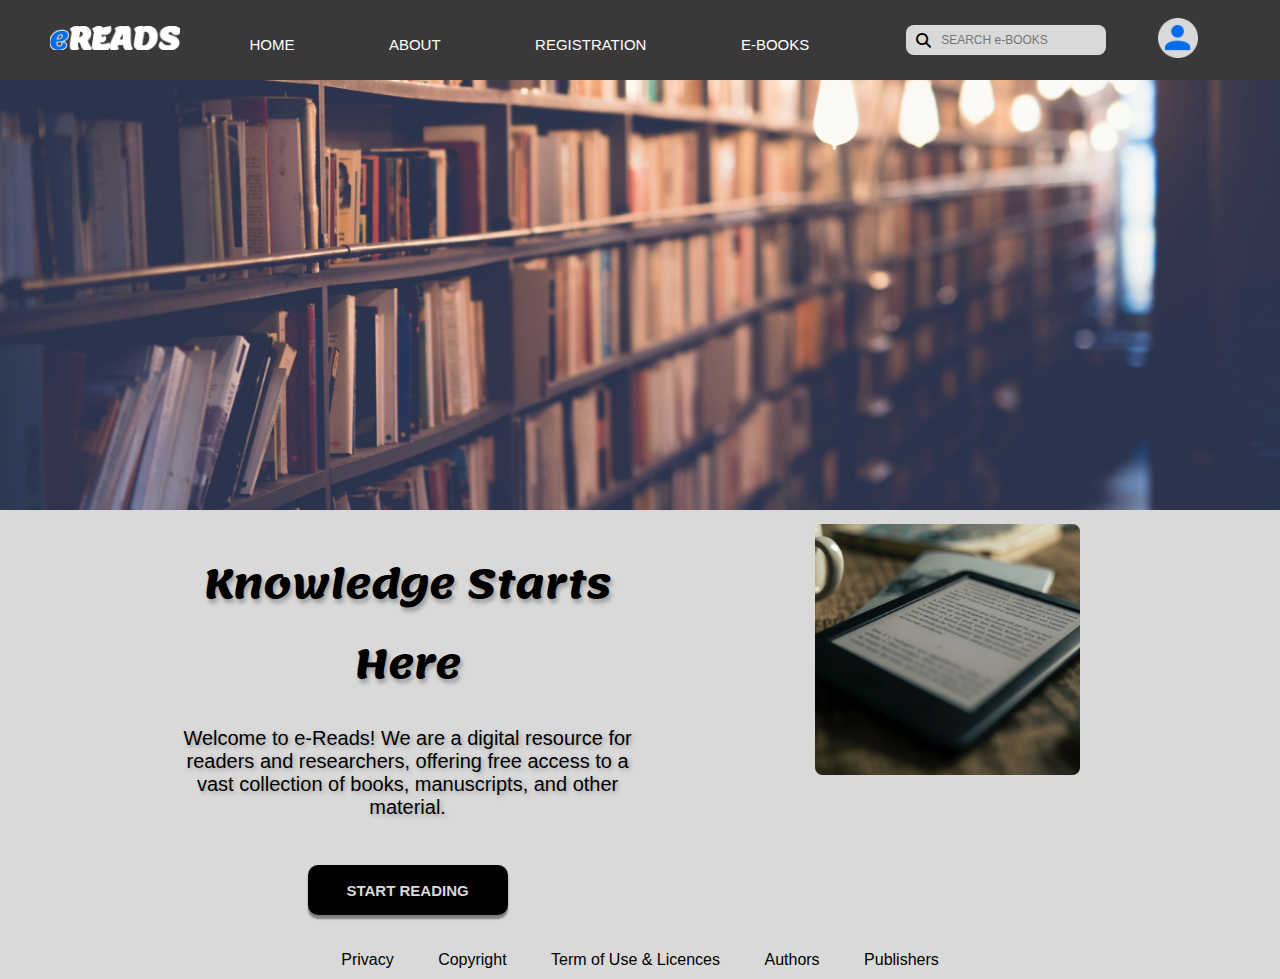
<file: index.html>
<!DOCTYPE html>
<html lang="en">
<head>
    <meta charset="UTF-8">
    <meta http-equiv="X-UA-Compatible" content="IE=edge">
    <meta name="viewport" content="width=device-width, initial-scale=1.0">
    <link rel="preconnect" href="https://fonts.googleapis.com">
<link rel="preconnect" href="https://fonts.gstatic.com" crossorigin>
<link href="https://fonts.googleapis.com/css2?family=Lemonada:wght@400;700&display=swap" rel="stylesheet">

    <link rel="stylesheet" href="style.css">
    <link rel="stylesheet" 
    href="https://cdnjs.cloudflare.com/ajax/libs/font-awesome/6.2.1/css/all.min.css">
    <title>eREADS HOME</title>
    <script type="text/javascript" src="script.js " defer></script>
</head>
<body>
<div class="pushfooter">
    <div class="topnav">
        <nav>
        <ul>
            <li class="logo"><img src="/eReadsAssets/eREADSlogo.png" alt=""></li>
            <li class="navbar-links"><a href="index.html">HOME</a></li>
            <li class="navbar-links"><a href="about.html">ABOUT</a></li>
            <li class="navbar-links"><a href="registration.html">REGISTRATION</a></li>
            <li class="navbar-links"><a href="ebooks.html">E-BOOKS</a></li>
        </ul>
        <div class="search">
            <i class="fa-solid fa-magnifying-glass"></i>
            <input type="text" placeholder="SEARCH e-BOOKS" name="search">
        </div>
        
        <div class="profileimg">
            <a href="account.html"><img src="/eReadsAssets/profileIcon.png" alt=""></a>
        </div>
        
        <ul>
            <li class="navbar-toggle"><i class="fa-solid fa-bars"></i></li>
        </ul>
            
    </nav>

    </div>

    <div class="homebanner">
        <img src="/eReadsAssets/HomeBookShelfImage.png" alt="">
    </div>

    <div class="homebody">
        <div class="homepara">
            <h1>Knowledge Starts Here</h1>
            <br>
            <p>
                Welcome to e-Reads! We are a digital resource for readers and researchers, offering free access to a vast collection of books, manuscripts, and other material.
            </p>
           <br>
           <br> 
            <button>START READING</button>
        </div>
        <div class="homeimg">
            <img src="/eReadsAssets/HomeIpadImage.png" alt="">
        </div>
    </div>
    <footer>
        <ul>
            <li><a href="#">Privacy</a></li>
                <li class="border"><a href="#">Copyright</a></li>
                <li class="border"><a href="#">Term of Use & Licences</a></li>
                <li class="border"><a href="#">Authors</a></li>
                <li class="border"><a href="#">Publishers</a></li>
        </ul>
    </footer>
    
</div>
</body>
</html>
</file>
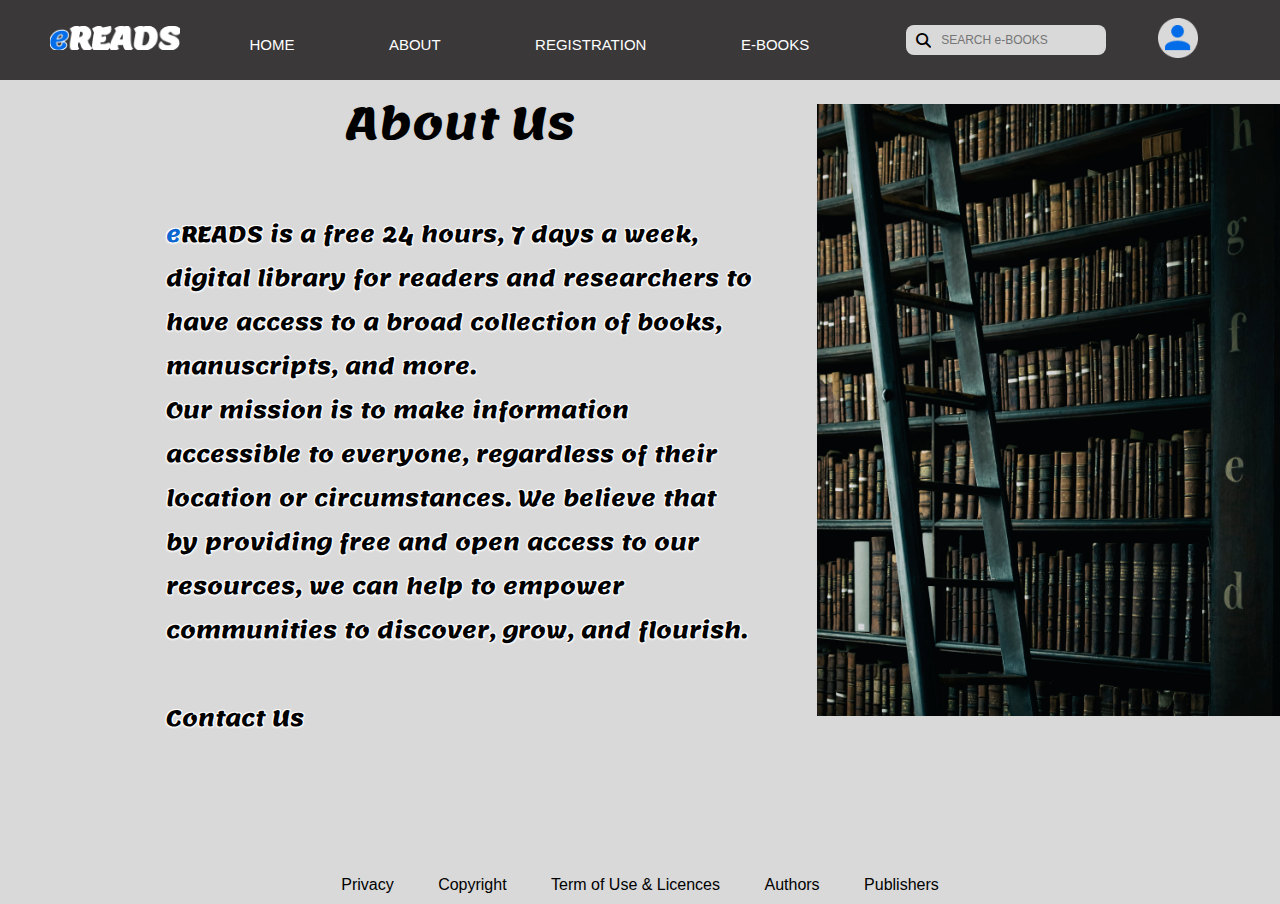
<file: about.html>
<!DOCTYPE html>
<html lang="en">
<head>
    <meta charset="UTF-8">
    <meta http-equiv="X-UA-Compatible" content="IE=edge">
    <meta name="viewport" content="width=device-width, initial-scale=1.0">
    <link rel="preconnect" href="https://fonts.googleapis.com">
<link rel="preconnect" href="https://fonts.gstatic.com" crossorigin>
<link href="https://fonts.googleapis.com/css2?family=Lemonada:wght@400;700&display=swap" rel="stylesheet">

    <link rel="stylesheet" href="style.css">
    <link rel="stylesheet" 
    href="https://cdnjs.cloudflare.com/ajax/libs/font-awesome/6.2.1/css/all.min.css">
    <title>eREADS ABOUT</title>
</head>
<body>
<div class="pushfooter">
    <nav>
        <ul>
            <li class="logo"><img src="/eReadsAssets/eREADSlogo.png" alt=""></li>
            <li class="navbar-links"><a href="index.html">HOME</a></li>
            <li class="navbar-links"><a href="about.html">ABOUT</a></li>
            <li class="navbar-links"><a href="registration.html">REGISTRATION</a></li>
            <li class="navbar-links"><a href="ebooks.html">E-BOOKS</a></li>
        </ul>
        <div class="search">
            <i class="fa-solid fa-magnifying-glass"></i>
            <input type="text" placeholder="SEARCH e-BOOKS" name="search">
        </div>
        
        <div class="profileimg">
            <a href="account.html"><img src="/eReadsAssets/profileIcon.png" alt=""></a>
        </div>
        
        <ul>
            <li class="navbar-toggle"><i class="fa-solid fa-bars"></i></li>
        </ul>
            
    </nav>
    </div>


    <div class="aboutpage">
        <div class="aboutus">
            <h1>About Us</h1>
            <br>
            <p>
                <span>e</span>READS is a free 24 hours, 7 days a week, digital library for readers and researchers to have access to a broad collection of books, manuscripts, and more.
            </p>
            <p>
                Our mission is to make information accessible to everyone, regardless of their location or circumstances. We believe that by providing free and open access to our resources, we can help to empower communities to discover, grow, and flourish.
            </p>
            <br>
            <p>
                Contact Us
            </p>
        </div>
        
        <div class="aboutimg">
            <img src="/eReadsAssets/AboutBookLadderImage.png" alt="">
        </div>
    </div>
        
        <footer>
            <ul>
                <li><a href="#">Privacy</a></li>
                <li><a href="#">Copyright</a></li>
                <li><a href="#">Term of Use & Licences</a></li>
                <li><a href="#">Authors</a></li>
                <li><a href="#">Publishers</a></li>
            </ul>
        </footer>
    </div>
    </body>
    </html>
</file>
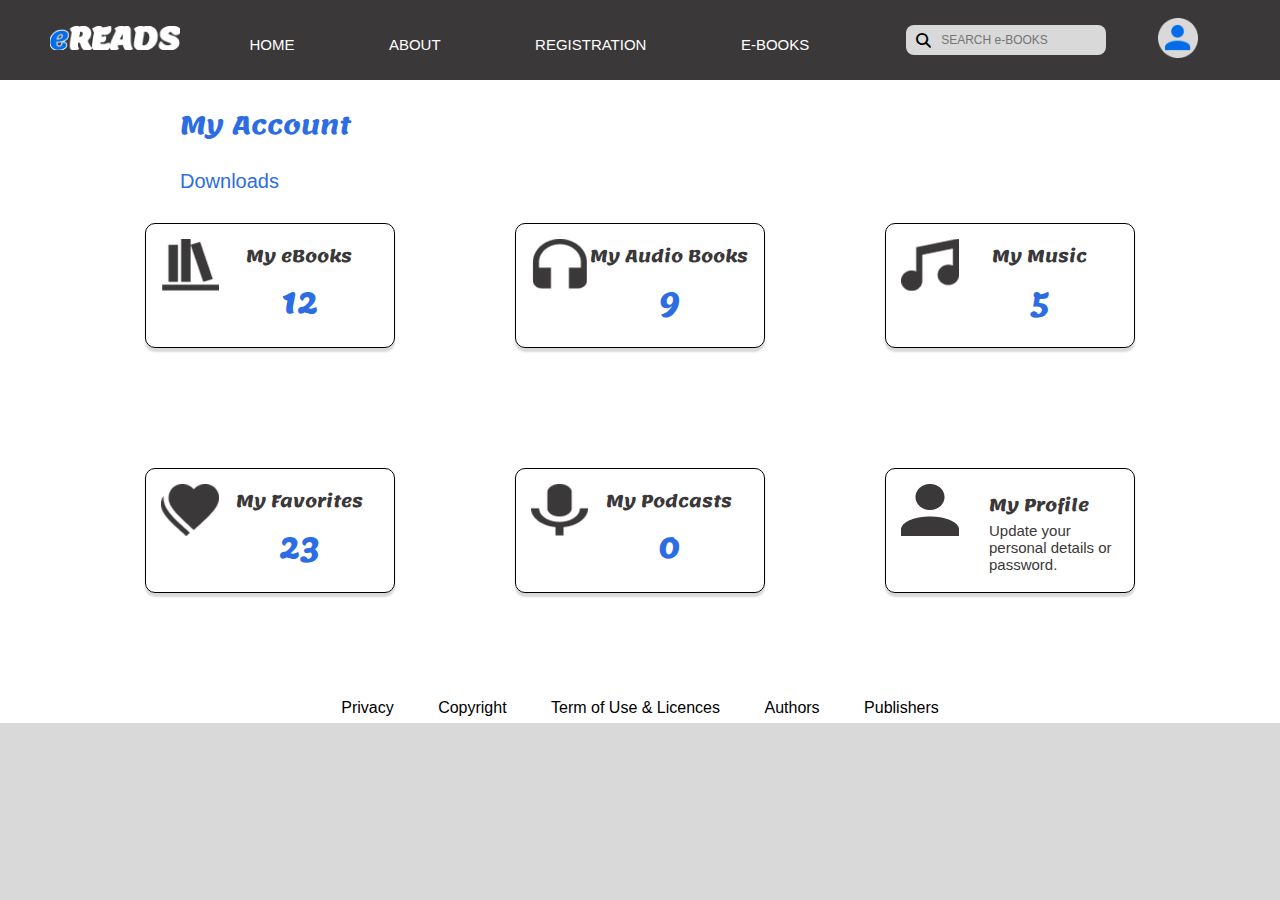
<file: account.html>
<!DOCTYPE html>
<html lang="en">
<head>
    <meta charset="UTF-8">
    <meta http-equiv="X-UA-Compatible" content="IE=edge">
    <meta name="viewport" content="width=device-width, initial-scale=1.0">
    <link rel="preconnect" href="https://fonts.googleapis.com">
<link rel="preconnect" href="https://fonts.gstatic.com" crossorigin>
<link href="https://fonts.googleapis.com/css2?family=Lemonada:wght@400;700&display=swap" rel="stylesheet">

    <link rel="stylesheet" href="style.css">
    <link rel="stylesheet" 
    href="https://cdnjs.cloudflare.com/ajax/libs/font-awesome/6.2.1/css/all.min.css">
    <title>My Account</title>
</head>
<body>
<div class="pushfooter">
    <div class="topnav">
        <nav>
            <ul>
                <li class="logo"><img src="/eReadsAssets/eREADSlogo.png" alt=""></li>
                <li class="navbar-links"><a href="index.html">HOME</a></li>
                <li class="navbar-links"><a href="about.html">ABOUT</a></li>
                <li class="navbar-links"><a href="registration.html">REGISTRATION</a></li>
                <li class="navbar-links"><a href="ebooks.html">E-BOOKS</a></li>
            </ul>
            <div class="search">
                <i class="fa-solid fa-magnifying-glass"></i>
                <input type="text" placeholder="SEARCH e-BOOKS" name="search">
            </div>
            
            <div class="profileimg">
                <a href="account.html"><img src="/eReadsAssets/profileIcon.png" alt=""></a>
            </div>
            
            <ul>
                <li class="navbar-toggle"><i class="fa-solid fa-bars"></i></li>
            </ul>
                
        </nav>
    </div>
    
    <div class="accountpage">
    <h1>My Account</h1>
    <h2>Downloads</h2>

    <div class="accountgrid">

        <div class="grid-item">
            <div>
                <img src="/eReadsAssets/editedbooksvector.png" alt="">
            </div>
            <div class="grid-content">
                <h3>My eBooks</h3>
                <h4>12</h4>
            </div>
        </div>
            
        <div class="grid-item">
            <div>
                <img src="/eReadsAssets/editedheadphonesvector.png" alt="">
            </div>
            <div class="grid-content">
                <h3>My Audio Books</h3>
                <h4>9</h4>
            </div>
        </div>

        <div class="grid-item">
            <div class="musicvector">
                <img src="/eReadsAssets/editedmusicvector.png" alt="">
            </div>
            <div class="grid-content">
                <h3>My Music</h3>
                <h4>5</h4>
            </div>
        </div>
            
        <div class="grid-item">
            <div>
                <img src="/eReadsAssets/editedheartvector.png" alt="">
            </div>
            <div class="grid-content">
                <h3>My Favorites</h3>
                <h4>23</h4>
            </div>
        </div>

        <div class="grid-item">
            <div>
                <img src="/eReadsAssets/editedmicvector.png" alt="">
            </div>
            <div class="grid-content">
                <h3>My Podcasts</h3>
                <h4>0</h4>
            </div>
        </div>

        <div class="grid-item">
            <div>
                <img src="/eReadsAssets/Profile black Vector.png" alt="">
            </div>
            <div class="grid-content">
                <h3>My Profile</h3>
                <h5>Update your personal details or password.</h5>
            </div>
        </div>
    </div>
    </div>


    <footer>
        <ul>
            <li><a href="#">Privacy</a></li>
            <li><a href="#">Copyright</a></li>
            <li><a href="#">Term of Use & Licences</a></li>
            <li><a href="#">Authors</a></li>
            <li><a href="#">Publishers</a></li>
        </ul>
    </footer>
</div>
</body>
</html>
</file>
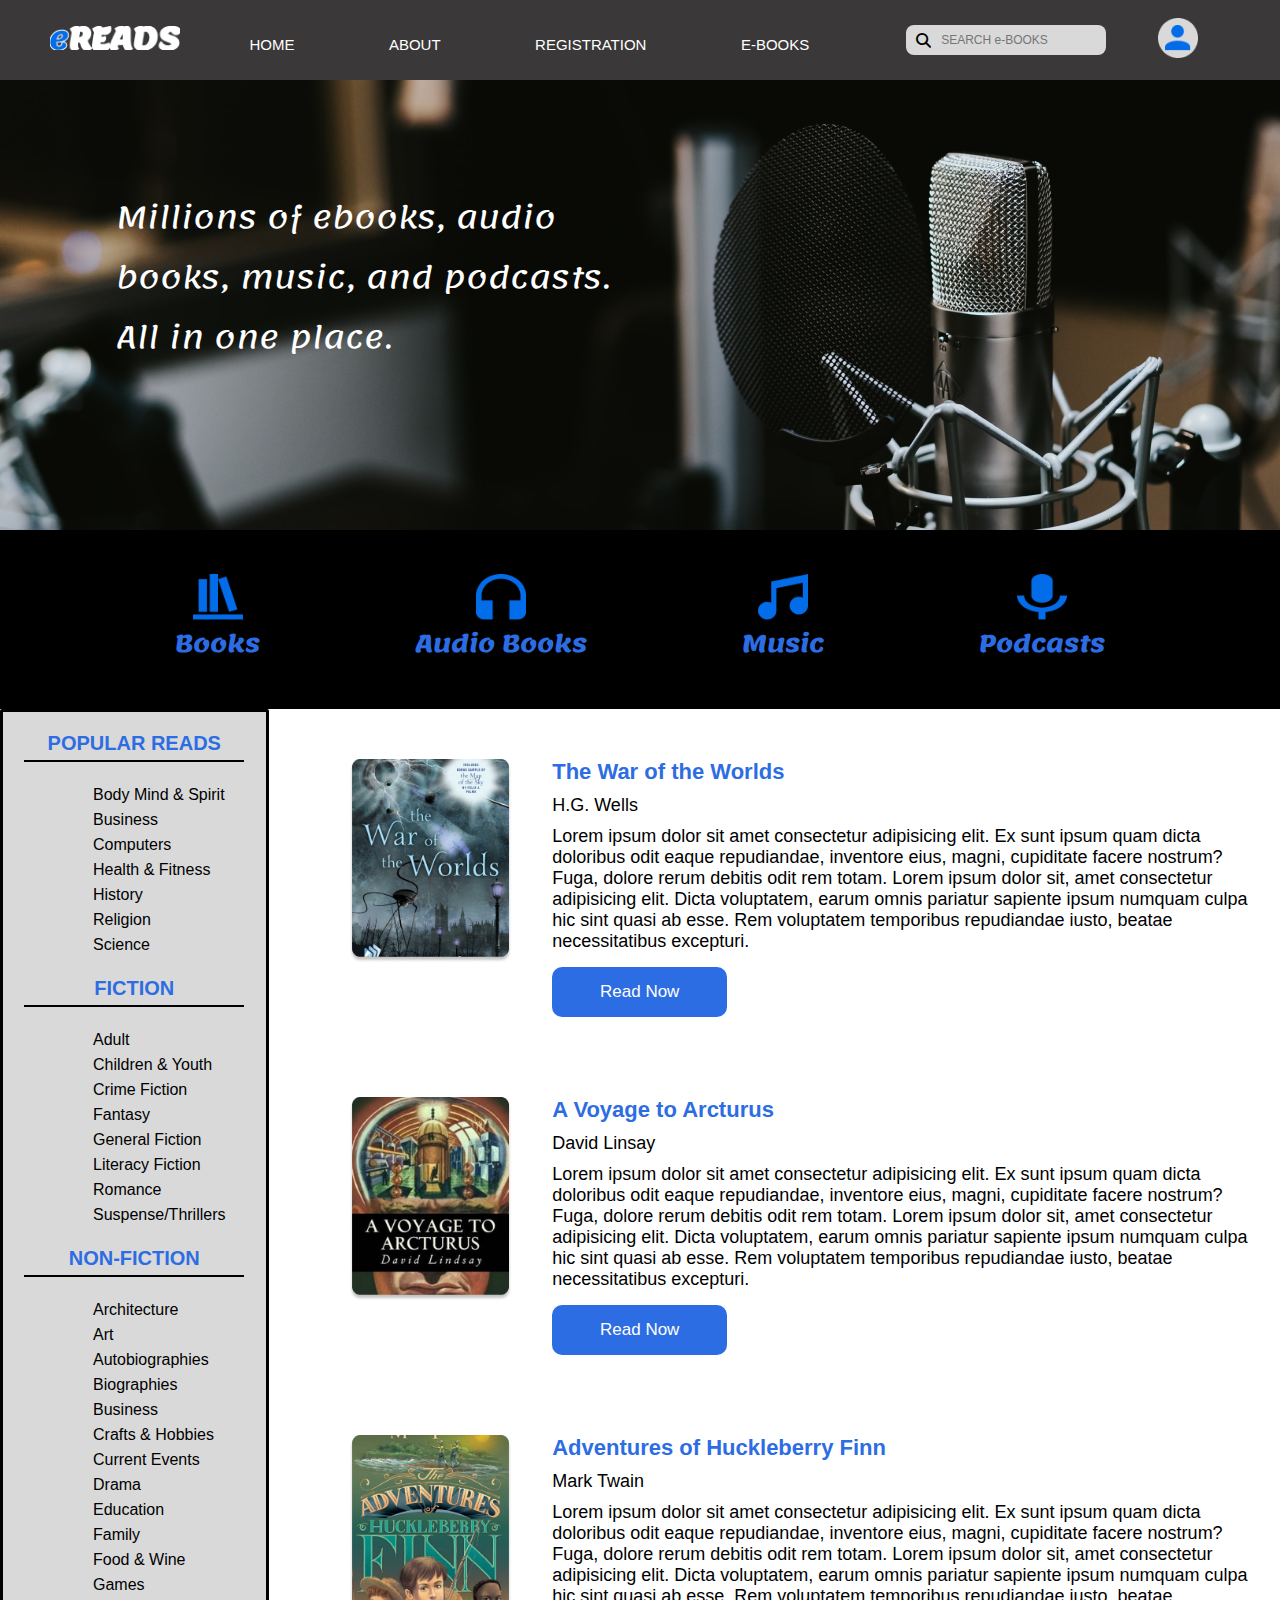
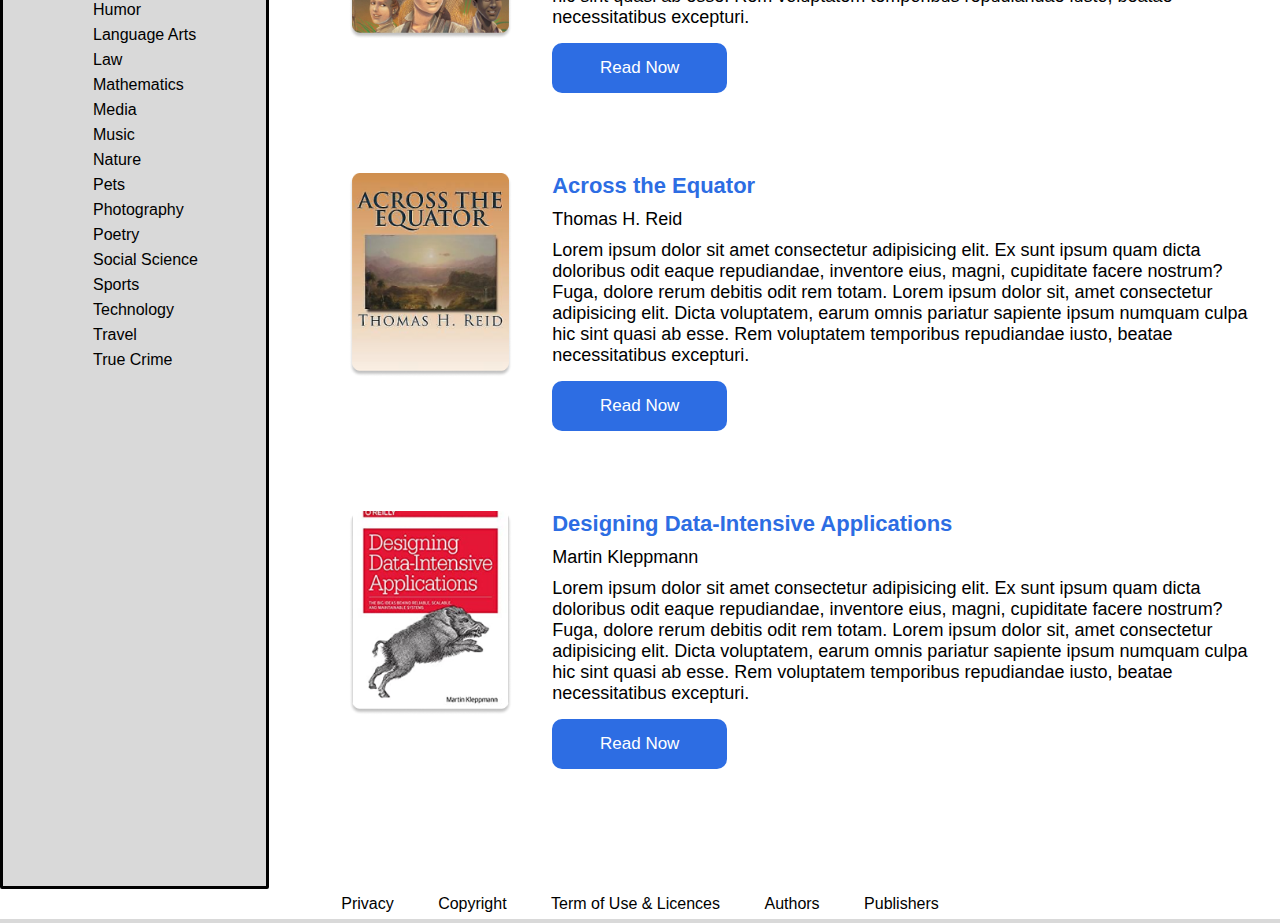
<file: ebooks.html>
<!DOCTYPE html>
<html lang="en">
<head>
    <meta charset="UTF-8">
    <meta http-equiv="X-UA-Compatible" content="IE=edge">
    <meta name="viewport" content="width=device-width, initial-scale=1.0">
    <link rel="preconnect" href="https://fonts.googleapis.com">
<link rel="preconnect" href="https://fonts.gstatic.com" crossorigin>
<link href="https://fonts.googleapis.com/css2?family=Lemonada:wght@400;700&display=swap" rel="stylesheet">

    <link rel="stylesheet" href="style.css">
    <link rel="stylesheet" 
    href="https://cdnjs.cloudflare.com/ajax/libs/font-awesome/6.2.1/css/all.min.css">
    <title>eREADS E-BOOKS</title>
</head>
<body>
<div class="pushfooter">
    <div class="topnav">
        <nav>
            <ul>
                <li class="logo"><img src="/eReadsAssets/eREADSlogo.png" alt=""></li>
                <li class="navbar-links"><a href="index.html">HOME</a></li>
                <li class="navbar-links"><a href="about.html">ABOUT</a></li>
                <li class="navbar-links"><a href="registration.html">REGISTRATION</a></li>
                <li class="navbar-links"><a href="ebooks.html">E-BOOKS</a></li>
            </ul>
            <div class="search">
                <i class="fa-solid fa-magnifying-glass"></i>
                <input type="text" placeholder="SEARCH e-BOOKS" name="search">
            </div>
            
            <div class="profileimg">
                <a href="account.html"><img src="/eReadsAssets/profileIcon.png" alt=""></a>
            </div>
            
            <ul>
                <li class="navbar-toggle"><i class="fa-solid fa-bars"></i></li>
            </ul>
                
        </nav>
    </div>

    <div class="ebooksheader">
        <div>
            <p>Millions of ebooks, audio books, music, and podcasts. All in one place.</p>
        </div>
        
        <div>
            <img src="/eReadsAssets/EbookMicImage.png" alt="">
        </div>
    </div>

    <div class="midbar">
            <div>
                <img src="/eReadsAssets/BookVector.png" alt="">
                <h2>Books</h2>
            </div>
            <div>
                <img src="/eReadsAssets/HeadphonesVector.png" alt="">
                <h2>Audio Books</h2>
            </div>
            <div>
                <img src="/eReadsAssets/MusicNoteVector.png" alt="">
                <h2>Music</h2>
            </div>
            <div>
                <img src="/eReadsAssets/MicVector.png" alt="">
                <h2>Podcasts</h2>
            </div>
    </div>

    <div class="booksbody">
        <div class="sidenav">
            <div>
                <h2>POPULAR READS</h2>
                <hr>
                <ul>
                    <li><a href="#">Body Mind & Spirit</a></li>
                    <li><a href="#">Business</a></li>
                    <li><a href="#">Computers</a></li>
                    <li><a href="#">Health & Fitness</a></li>
                    <li><a href="#">History</a></li>
                    <li><a href="#">Religion</a></li>
                    <li><a href="#">Science</a></li>
                </ul>
                
                <h2>FICTION</h2>
                <hr>
                <ul>
                    <li><a href="#">Adult</a></li>
                    <li><a href="#">Children & Youth</a></li>
                    <li><a href="#">Crime Fiction</a></li>
                    <li><a href="#">Fantasy</a></li>
                    <li><a href="#">General Fiction</a></li>
                    <li><a href="#">Literacy Fiction</a></li>
                    <li><a href="#">Romance</a></li>
                    <li><a href="#">Suspense/Thrillers</a></li>
                </ul>
                
                <h2>NON-FICTION</h2>
                <hr>
                <ul>
                    <li><a href="#">Architecture</a></li>
                    <li><a href="#">Art</a></li>
                    <li><a href="#">Autobiographies</a></li>
                    <li><a href="#">Biographies</a></li>
                    <li><a href="#">Business</a></li>
                    <li><a href="#">Crafts & Hobbies</a></li>
                    <li><a href="#">Current Events</a></li>
                    <li><a href="#">Drama</a></li>
                    <li><a href="#">Education</a></li>
                    <li><a href="#">Family</a></li>
                    <li><a href="#">Food & Wine</a></li>
                    <li><a href="#">Games</a></li>
                    <li><a href="#">Humor</a></li>
                    <li><a href="#">Language Arts</a></li>
                    <li><a href="#">Law</a></li>
                    <li><a href="#">Mathematics</a></li>
                    <li><a href="#">Media</a></li>
                    <li><a href="#">Music</a></li>
                    <li><a href="#">Nature</a></li>
                    <li><a href="#">Pets</a></li>
                    <li><a href="#">Photography</a></li>
                    <li><a href="#">Poetry</a></li>
                    <li><a href="#">Social Science</a></li>
                    <li><a href="#">Sports</a></li>
                    <li><a href="#">Technology</a></li>
                    <li><a href="#">Travel</a></li>
                    <li><a href="#">True Crime</a></li>
                </ul>
            </div>
        </div>
        
        <br>
        
        <div class="books">
            <div class="b1">
                <div>
                    <img src="/eReadsAssets/The war of the world book.png" alt="">
                </div>
                <div class="b1content">
                    <a href="WarWorlds.html">The War of the Worlds</a>
                    <h3>H.G. Wells</h3>
                    <p>Lorem ipsum dolor sit amet consectetur adipisicing elit. Ex sunt ipsum quam dicta doloribus odit eaque repudiandae, inventore eius, magni, cupiditate facere nostrum? Fuga, dolore rerum debitis odit rem totam. Lorem ipsum dolor sit, amet consectetur adipisicing elit. Dicta voluptatem, earum omnis pariatur sapiente ipsum numquam culpa hic sint quasi ab esse. Rem voluptatem temporibus repudiandae iusto, beatae necessitatibus excepturi.</p>
                    <button>Read Now</button>
                </div>
            </div>
            
            
            <div class="b1">
                <div>
                    <img src="/eReadsAssets/A voyage to Arcturus book.png" alt="">
                </div>
                <div class="b1content">
                    <a href="#">A Voyage to Arcturus</a>
                    <h3>David Linsay</h3>
                    <p>Lorem ipsum dolor sit amet consectetur adipisicing elit. Ex sunt ipsum quam dicta doloribus odit eaque repudiandae, inventore eius, magni, cupiditate facere nostrum? Fuga, dolore rerum debitis odit rem totam. Lorem ipsum dolor sit, amet consectetur adipisicing elit. Dicta voluptatem, earum omnis pariatur sapiente ipsum numquam culpa hic sint quasi ab esse. Rem voluptatem temporibus repudiandae iusto, beatae necessitatibus excepturi.</p>
                    <button>Read Now</button>
                </div>
            </div>
            
            
            <div class="b1">
                <div>
                    <img src="/eReadsAssets/Adventures of huckleberry finn book.png" alt="">
                </div>
                <div class="b1content">
                    <a href="#">Adventures of Huckleberry Finn</a>
                    <h3>Mark Twain</h3>
                    <p>Lorem ipsum dolor sit amet consectetur adipisicing elit. Ex sunt ipsum quam dicta doloribus odit eaque repudiandae, inventore eius, magni, cupiditate facere nostrum? Fuga, dolore rerum debitis odit rem totam. Lorem ipsum dolor sit, amet consectetur adipisicing elit. Dicta voluptatem, earum omnis pariatur sapiente ipsum numquam culpa hic sint quasi ab esse. Rem voluptatem temporibus repudiandae iusto, beatae necessitatibus excepturi.</p>
                    <button>Read Now</button>
                </div>
            </div>
            
            
            <div class="b1">
                <div>
                    <img src="/eReadsAssets/across the equator book.png" alt="">
                </div>
                <div class="b1content">
                    <a href="#">Across the Equator</a>
                    <h3>Thomas H. Reid</h3>
                    <p>Lorem ipsum dolor sit amet consectetur adipisicing elit. Ex sunt ipsum quam dicta doloribus odit eaque repudiandae, inventore eius, magni, cupiditate facere nostrum? Fuga, dolore rerum debitis odit rem totam. Lorem ipsum dolor sit, amet consectetur adipisicing elit. Dicta voluptatem, earum omnis pariatur sapiente ipsum numquam culpa hic sint quasi ab esse. Rem voluptatem temporibus repudiandae iusto, beatae necessitatibus excepturi.</p>
                    <button>Read Now</button>
                </div>
            </div>
            
            
            <div class="b1">
                <div>
                    <img src="/eReadsAssets/Designing data intensive applications book.png" alt="">
                </div>
                <div class="b1content">
                    <a href="#">Designing Data-Intensive Applications</a>
                    <h3>Martin Kleppmann</h3>
                    <p>Lorem ipsum dolor sit amet consectetur adipisicing elit. Ex sunt ipsum quam dicta doloribus odit eaque repudiandae, inventore eius, magni, cupiditate facere nostrum? Fuga, dolore rerum debitis odit rem totam. Lorem ipsum dolor sit, amet consectetur adipisicing elit. Dicta voluptatem, earum omnis pariatur sapiente ipsum numquam culpa hic sint quasi ab esse. Rem voluptatem temporibus repudiandae iusto, beatae necessitatibus excepturi.</p>
                    <button>Read Now</button>
                </div>
            </div>
        </div>
    </div>
        
        <footer class="whitefooter">
        <ul>
            <li><a href="#">Privacy</a></li>
            <li><a href="#">Copyright</a></li>
            <li><a href="#">Term of Use & Licences</a></li>
            <li><a href="#">Authors</a></li>
            <li><a href="#">Publishers</a></li>
        </ul>
    </footer>
</div>
</body>
</html>
</file>
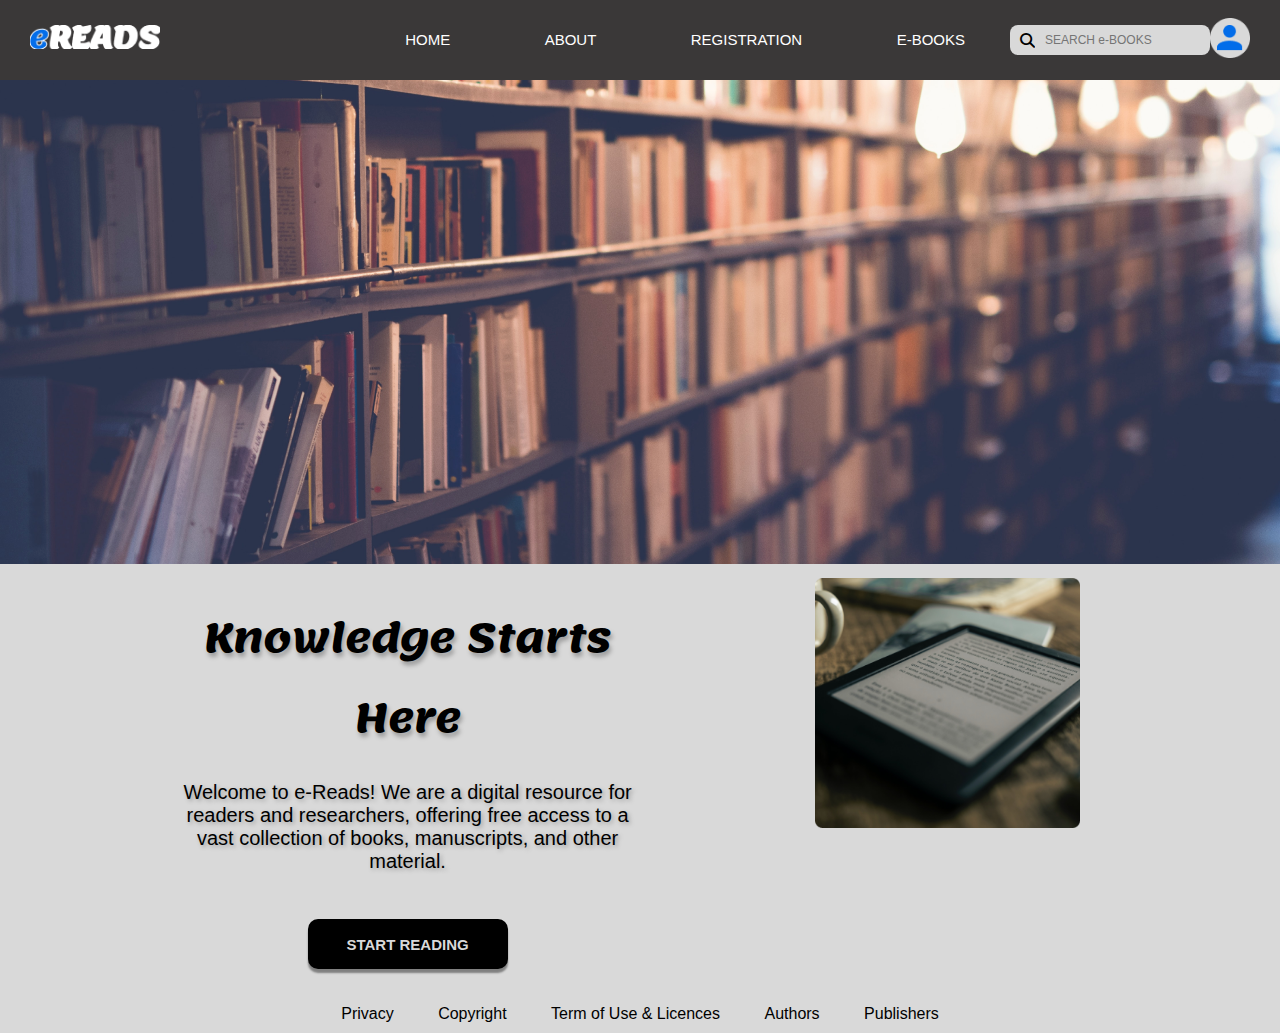
<file: home.html>
<!DOCTYPE html>
<html lang="en">
<head>
    <meta charset="UTF-8">
    <meta http-equiv="X-UA-Compatible" content="IE=edge">
    <meta name="viewport" content="width=device-width, initial-scale=1.0">
    <link rel="preconnect" href="https://fonts.googleapis.com">
<link rel="preconnect" href="https://fonts.gstatic.com" crossorigin>
<link href="https://fonts.googleapis.com/css2?family=Lemonada:wght@400;700&display=swap" rel="stylesheet">

    <link rel="stylesheet" href="style.css">
    <link rel="stylesheet" 
    href="https://cdnjs.cloudflare.com/ajax/libs/font-awesome/6.2.1/css/all.min.css">
    <title>eREADS HOME</title>
</head>
<body>
<div class="pushfooter">
    <div class="topnav">
        <nav>
            <h2 class="logo"><img src="/eReadsAssets/eREADSlogo.png" alt=""></h2>
            <ul>
                <li class="navunderline"><a href="home.html">HOME</a></li>
                <li><a href="about.html">ABOUT</a></li>
                <li><a href="registration.html">REGISTRATION</a></li>
                <li><a href="ebooks.html">E-BOOKS</a></li>
            </ul>
            <div class="search">
                <i class="fa-solid fa-magnifying-glass"></i>
                <input type="text" placeholder="SEARCH e-BOOKS" name="search">
            </div>

            <div class="profileimg">
                <a href="account.html"><img src="/eReadsAssets/profileIcon.png" alt=""></a>
            </div>
        </nav>
    </div>

    <div>
        <img src="/eReadsAssets/HomeBookShelfImage.png" alt="">
    </div>

    <div class="homebody">
        <div class="homepara">
            <h1>Knowledge Starts Here</h1>
            <br>
            <p>
                Welcome to e-Reads! We are a digital resource for readers and researchers, offering free access to a vast collection of books, manuscripts, and other material.
            </p>
           <br>
           <br> 
            <button>START READING</button>
        </div>
        <div class="homeimg">
            <img src="/eReadsAssets/HomeIpadImage.png" alt="">
        </div>
    </div>
    <footer>
        <ul>
            <li><a href="#">Privacy</a></li>
                <li class="border"><a href="#">Copyright</a></li>
                <li class="border"><a href="#">Term of Use & Licences</a></li>
                <li class="border"><a href="#">Authors</a></li>
                <li class="border"><a href="#">Publishers</a></li>
        </ul>
    </footer>
    
</div>
</body>
</html>
</file>
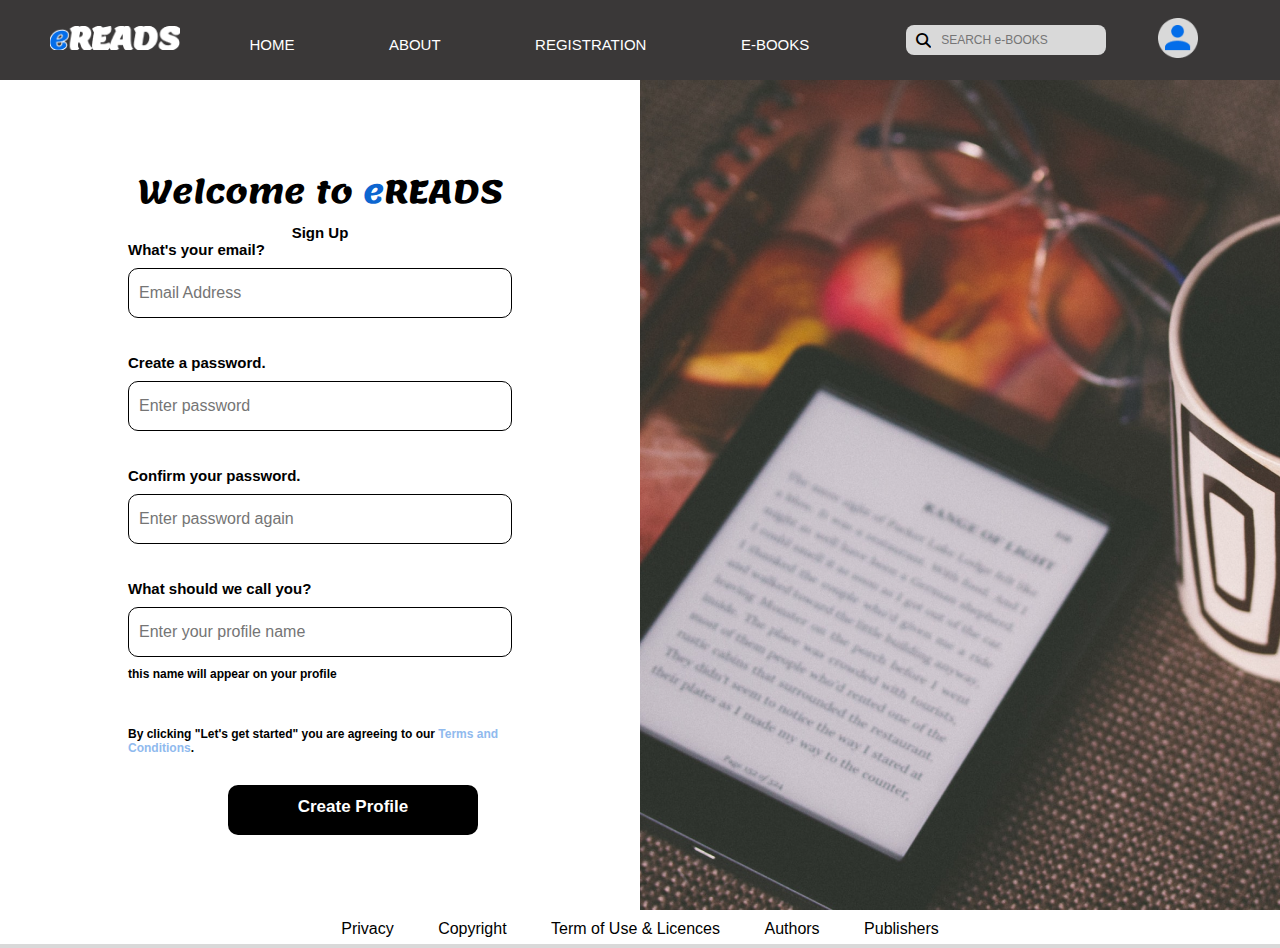
<file: registration.html>
<!DOCTYPE html>
<html lang="en">
<head>
    <meta charset="UTF-8">
    <meta http-equiv="X-UA-Compatible" content="IE=edge">
    <meta name="viewport" content="width=device-width, initial-scale=1.0">
    <link rel="preconnect" href="https://fonts.googleapis.com">
<link rel="preconnect" href="https://fonts.gstatic.com" crossorigin>
<link href="https://fonts.googleapis.com/css2?family=Lemonada:wght@400;700&display=swap" rel="stylesheet">

    <link rel="stylesheet" href="style.css">
    <link rel="stylesheet" 
    href="https://cdnjs.cloudflare.com/ajax/libs/font-awesome/6.2.1/css/all.min.css">
    <title>eREADS REGISTRATION</title>
</head>
<body>
<div class="pushfooter">
    <div class="topnav">
        <nav>
            <ul>
                <li class="logo"><img src="/eReadsAssets/eREADSlogo.png" alt=""></li>
                <li class="navbar-links"><a href="index.html">HOME</a></li>
                <li class="navbar-links"><a href="about.html">ABOUT</a></li>
                <li class="navbar-links"><a href="registration.html">REGISTRATION</a></li>
                <li class="navbar-links"><a href="ebooks.html">E-BOOKS</a></li>
            </ul>
            <div class="search">
                <i class="fa-solid fa-magnifying-glass"></i>
                <input type="text" placeholder="SEARCH e-BOOKS" name="search">
            </div>
            
            <div class="profileimg">
                <a href="account.html"><img src="/eReadsAssets/profileIcon.png" alt=""></a>
            </div>
            
            <ul>
                <li class="navbar-toggle"><i class="fa-solid fa-bars"></i></li>
            </ul>
                
        </nav>
    </div>

    <div class="regpage">
        <div class="signup-form">
            <h1>Welcome to <span>e</span>READS</h1>
            <h2>Sign Up</h2>
            
            <form action="action_page.php" method="GET" class="form-main">
                
                <div>
                    <label for="email">What's your email?</label>
                    <input type="email" name="email" id="email" placeholder="Email Address" required>
                </div>
                <br>
                <br>
                <div>
                    <label for="password1">Create a password.</label>
                    <input type="password" name="password1" id="password1" placeholder="Enter password" required>
                </div>
                <br>
                <br>
                <div>
                    <label for="password2">Confirm your password.</label>
                    <input type="password" name="password2" id="password2" placeholder="Enter password again" required>
                </div>
                <br>
                <br>
                <div>
                    <label for="username">What should we call you?</label>
                    <input type="text" name="username" id="username" placeholder="Enter your profile name" required>
                    <p>this name will appear on your profile</p>
                </div>
                <br>
                <br>
            </form>
                <p class="TandC">By clicking "Let's get started" you are agreeing to our <a href="#">Terms and Conditions</a>.</p>
                
                <div class="regbutton">
                    <button>Create Profile</button>
                </div>
        </div>
        
        <div class="regimg">
            <img src="/eReadsAssets/RedMugIpadImage.png" alt="">
        </div>
    </div>
    
    <footer class="whitefooter">
        <ul>
            <li><a href="#">Privacy</a></li>
            <li><a href="#">Copyright</a></li>
            <li><a href="#">Term of Use & Licences</a></li>
            <li><a href="#">Authors</a></li>
            <li><a href="#">Publishers</a></li>
        </ul>
    </footer>
</div>
</body>
</html>
</file>
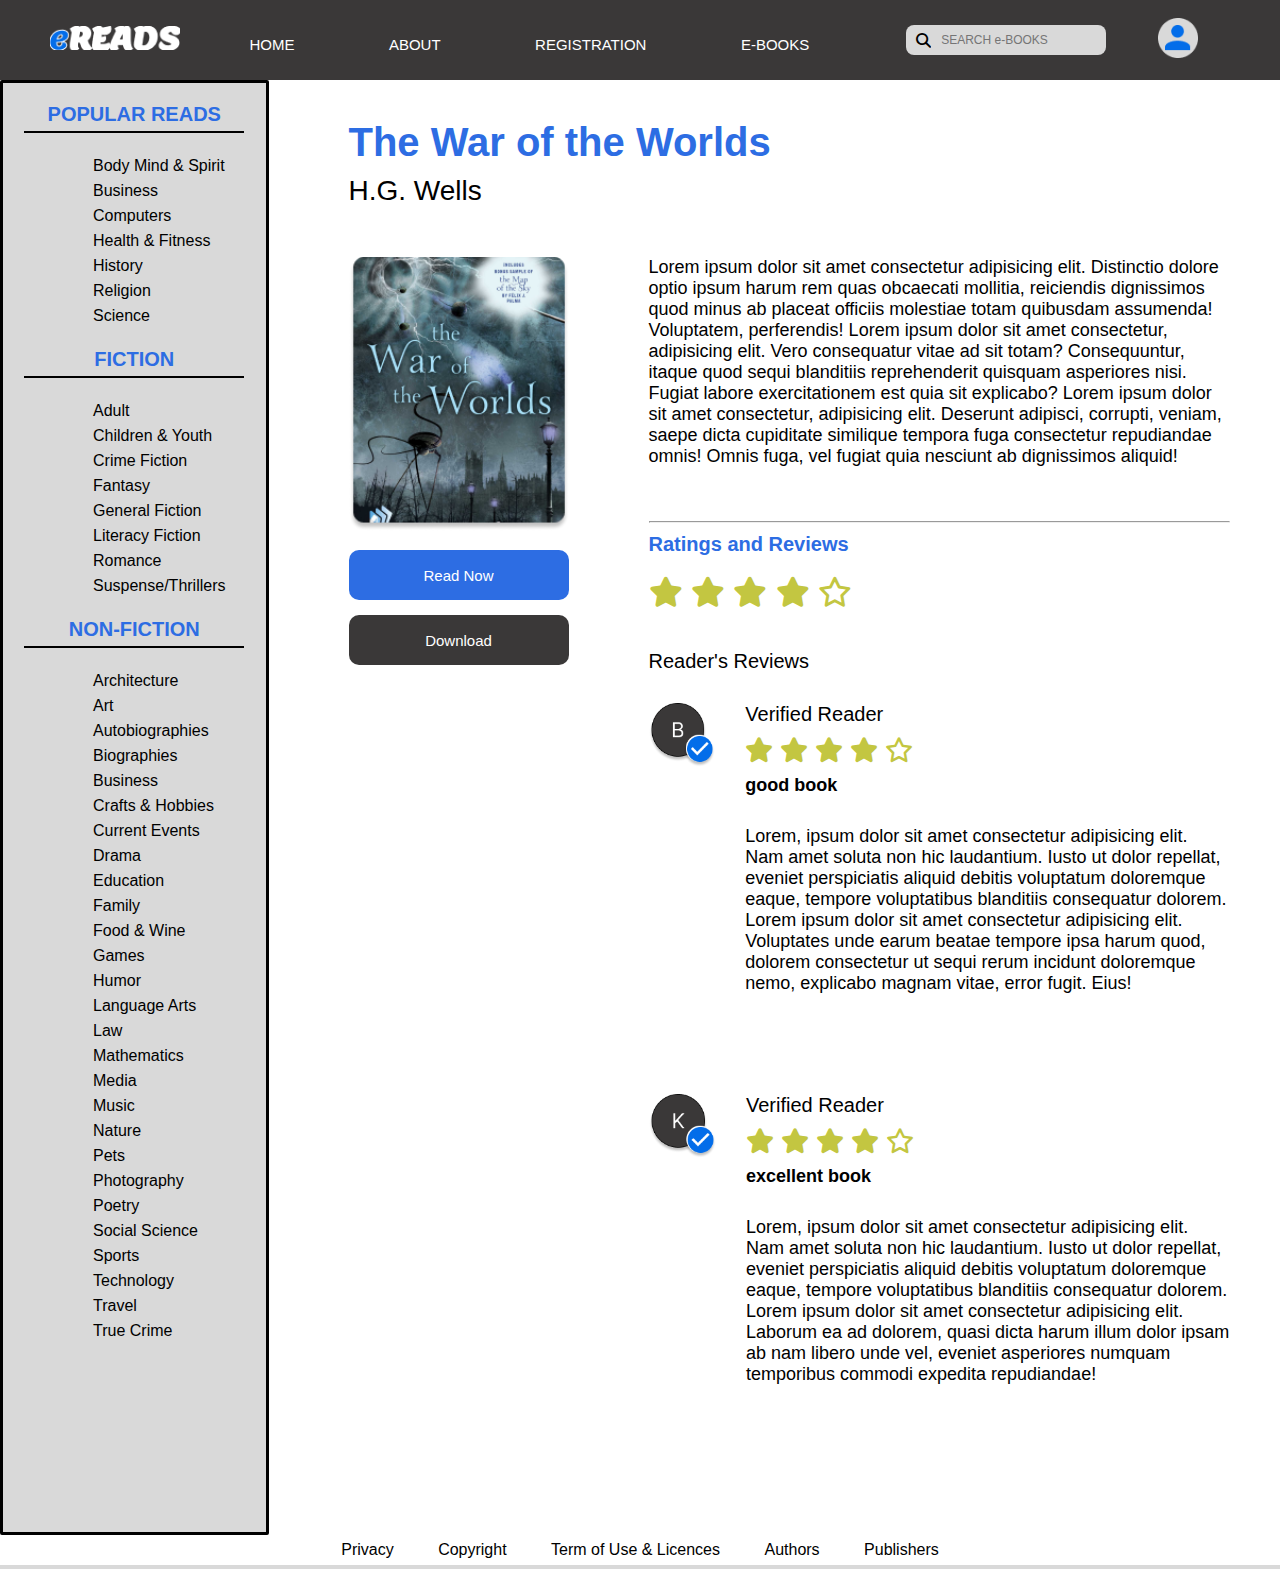
<file: WarWorlds.html>
<!DOCTYPE html>
<html lang="en">
<head>
    <meta charset="UTF-8">
    <meta http-equiv="X-UA-Compatible" content="IE=edge">
    <meta name="viewport" content="width=device-width, initial-scale=1.0">
    <link rel="preconnect" href="https://fonts.googleapis.com">
<link rel="preconnect" href="https://fonts.gstatic.com" crossorigin>
<link href="https://fonts.googleapis.com/css2?family=Lemonada:wght@400;700&display=swap" rel="stylesheet">

    <link rel="stylesheet" href="style.css">
    <link rel="stylesheet" 
    href="https://cdnjs.cloudflare.com/ajax/libs/font-awesome/6.2.1/css/all.min.css">
    <title>The War of the Worlds</title>
</head>
<body>
<div class="pushfooter">
    <div class="topnav">
        <nav>
            <ul>
                <li class="logo"><img src="/eReadsAssets/eREADSlogo.png" alt=""></li>
                <li class="navbar-links"><a href="index.html">HOME</a></li>
                <li class="navbar-links"><a href="about.html">ABOUT</a></li>
                <li class="navbar-links"><a href="registration.html">REGISTRATION</a></li>
                <li class="navbar-links"><a href="ebooks.html">E-BOOKS</a></li>
            </ul>
            <div class="search">
                <i class="fa-solid fa-magnifying-glass"></i>
                <input type="text" placeholder="SEARCH e-BOOKS" name="search">
            </div>
            
            <div class="profileimg">
                <a href="account.html"><img src="/eReadsAssets/profileIcon.png" alt=""></a>
            </div>
            
            <ul>
                <li class="navbar-toggle"><i class="fa-solid fa-bars"></i></li>
            </ul>
                
        </nav>
    </div>
    
<div class="warpage">
    <div class="sidenav">
        <div>
            <h2>POPULAR READS</h2>
            <hr>
            <ul>
                <li><a href="#">Body Mind & Spirit</a></li>
                <li><a href="#">Business</a></li>
                <li><a href="#">Computers</a></li>
                <li><a href="#">Health & Fitness</a></li>
                <li><a href="#">History</a></li>
                <li><a href="#">Religion</a></li>
                <li><a href="#">Science</a></li>
            </ul>

            <h2>FICTION</h2>
            <hr>
            <ul>
                <li><a href="#">Adult</a></li>
                <li><a href="#">Children & Youth</a></li>
                <li><a href="#">Crime Fiction</a></li>
                <li><a href="#">Fantasy</a></li>
                <li><a href="#">General Fiction</a></li>
                <li><a href="#">Literacy Fiction</a></li>
                <li><a href="#">Romance</a></li>
                <li><a href="#">Suspense/Thrillers</a></li>
            </ul>

            <h2>NON-FICTION</h2>
            <hr>
            <ul>
                <li><a href="#">Architecture</a></li>
                <li><a href="#">Art</a></li>
                <li><a href="#">Autobiographies</a></li>
                <li><a href="#">Biographies</a></li>
                <li><a href="#">Business</a></li>
                <li><a href="#">Crafts & Hobbies</a></li>
                <li><a href="#">Current Events</a></li>
                <li><a href="#">Drama</a></li>
                <li><a href="#">Education</a></li>
                <li><a href="#">Family</a></li>
                <li><a href="#">Food & Wine</a></li>
                <li><a href="#">Games</a></li>
                <li><a href="#">Humor</a></li>
                <li><a href="#">Language Arts</a></li>
                <li><a href="#">Law</a></li>
                <li><a href="#">Mathematics</a></li>
                <li><a href="#">Media</a></li>
                <li><a href="#">Music</a></li>
                <li><a href="#">Nature</a></li>
                <li><a href="#">Pets</a></li>
                <li><a href="#">Photography</a></li>
                <li><a href="#">Poetry</a></li>
                <li><a href="#">Social Science</a></li>
                <li><a href="#">Sports</a></li>
                <li><a href="#">Technology</a></li>
                <li><a href="#">Travel</a></li>
                <li><a href="#">True Crime</a></li>
            </ul>
        </div>
    </div>
    
    <div class="warwhole">

        <div class="warheading">
            <h1>The War of the Worlds</h1>
            <h2>H.G. Wells</h2>
        </div>
        
        <div class="warbody">
            <div class="warbody-left">
                <img src="/eReadsAssets/The war of the world book.png" class="warbodyimg" alt="">
                <button class="readnow">Read Now</button>
                <button class="download">Download</button>
            </div>
            <div class="warbody-right">
                <p>Lorem ipsum dolor sit amet consectetur adipisicing elit. Distinctio dolore optio ipsum harum rem quas obcaecati mollitia, reiciendis dignissimos quod minus ab placeat officiis molestiae totam quibusdam assumenda! Voluptatem, perferendis! Lorem ipsum dolor sit amet consectetur, adipisicing elit. Vero consequatur vitae ad sit totam? Consequuntur, itaque quod sequi blanditiis reprehenderit quisquam asperiores nisi. Fugiat labore exercitationem est quia sit explicabo? Lorem ipsum dolor sit amet consectetur, adipisicing elit. Deserunt adipisci, corrupti, veniam, saepe dicta cupiditate similique tempora fuga consectetur repudiandae omnis! Omnis fuga, vel fugiat quia nesciunt ab dignissimos aliquid!
                </p>
                <br>
                <br>
                <br>
                <hr>
                <h3>Ratings and Reviews</h3>
                <div class="overallrating">
                    <i class="fa-sharp fa-solid fa-star"></i>
                    <i class="fa-sharp fa-solid fa-star"></i>
                    <i class="fa-sharp fa-solid fa-star"></i>
                    <i class="fa-sharp fa-solid fa-star"></i>
                    <i class="fa-regular fa-star"></i>
                </div>
                
                 
                    <h4>Reader's Reviews</h4>
                    <div class="reviewb">
                        <div>
                            <img src="/eReadsAssets/reviews B.png" alt="">
                        </div>
                        <div class="reviews">
                            <h5>Verified Reader</h5>
                                <div class="readerratings">
                                    <i class="fa-sharp fa-solid fa-star"></i>
                                    <i class="fa-sharp fa-solid fa-star"></i>
                                    <i class="fa-sharp fa-solid fa-star"></i>
                                    <i class="fa-sharp fa-solid fa-star"></i>
                                    <i class="fa-regular fa-star"></i>
                                </div>
                                <h6>good book</h6>
                                <p>Lorem, ipsum dolor sit amet consectetur adipisicing elit. Nam amet soluta non hic laudantium. Iusto ut dolor repellat, eveniet perspiciatis aliquid debitis voluptatum doloremque eaque, tempore voluptatibus blanditiis consequatur dolorem. Lorem ipsum dolor sit amet consectetur adipisicing elit. Voluptates unde earum beatae tempore ipsa harum quod, dolorem consectetur ut sequi rerum incidunt doloremque nemo, explicabo magnam vitae, error fugit. Eius!</p>
                            </div>
                        </div>
                        <div class="reviewk">
                            <div>
                                <img src="/eReadsAssets/Reviews K.png" alt="">
                            </div>
                            <div class="reviews">
                                <h5>Verified Reader</h5>
                                    <div class="readerratings">
                                        <i class="fa-sharp fa-solid fa-star"></i>
                                        <i class="fa-sharp fa-solid fa-star"></i>
                                        <i class="fa-sharp fa-solid fa-star"></i>
                                        <i class="fa-sharp fa-solid fa-star"></i>
                                        <i class="fa-regular fa-star"></i>
                                    </div>
                                    <h6>excellent book</h6>
                                    <p>Lorem, ipsum dolor sit amet consectetur adipisicing elit. Nam amet soluta non hic laudantium. Iusto ut dolor repellat, eveniet perspiciatis aliquid debitis voluptatum doloremque eaque, tempore voluptatibus blanditiis consequatur dolorem. Lorem ipsum dolor sit amet consectetur adipisicing elit. Laborum ea ad dolorem, quasi dicta harum illum dolor ipsam ab nam libero unde vel, eveniet asperiores numquam temporibus commodi expedita repudiandae!</p>
                                </div>
                            </div>
                           
                        </div>
                    </div>
                </div>
                
            </div>
            
            
            <footer>
                <ul>
                    <li><a href="#">Privacy</a></li>
                    <li><a href="#">Copyright</a></li>
                    <li><a href="#">Term of Use & Licences</a></li>
                    <li><a href="#">Authors</a></li>
                    <li><a href="#">Publishers</a></li>
                </ul>
         </footer>
</div>
</body>
</html>
</file>
<file: style.css>
*{
    padding: 0;
    margin: 0;
    box-sizing: border-box;
}

body {
    font-family: sans-serif;
    background-color: #d9d9d9; 
    height: 100%;
}

/* FOR ALL PAGES */

nav {
    display: flex;
    align-items: center;
    justify-content: space-between;
    background-color: #3a3838;
    height: 80px;
    width: 100%;
    padding: 30px;
}

nav ul li {
    list-style-type: none;
    display: inline-block;
    padding: 10px 20px;
}

nav ul li a {
    color: white;
    text-decoration: none;
    font-size: 15px;
    padding: 25px;
}

.navbar-toggle i {
    color: white;
    font-size: 30px;
}

.navbar-toggle {
    display: none;
}


@media (max-width: 1124px) {
    nav ul{
        flex-wrap: wrap;
    }
    .navbar-toggle {
        display: block;
    }
    .navbar-links {
        background-color: #3a3838;
        display: none;
        width: 100%;
        text-align: center;
    }
    .active {
        display: block;
    }
    .homebanner {
        display: none;
    }

    .homeimg {
        display: none;
    }

    .aboutimg {
        display: none;
    }

    .regimg {
        display: none;
    }

    .signup-form {
        width: 100%;
    }

    .ebooksheader {
        display: none;
    }



}

.logo {
    flex: 1 ;
}

.logo img {
    max-width: 100%;
    width: 130px;
}


.profileimg img {
    max-width: 100%;
    width: 40px;
}

.search {
    height: 30px;
    width: 200px;
    background-color: #d9d9d9;
    border-radius: 8px;
    display: flex;
    align-items: center;   
    padding: 10px;
}

.search i {
    font-size: 15px;
    color: black;
}

.search input {
    flex: 1;
    height: 20px;
    border: none;
    outline: none;
    font-size: 12px;
    padding-left: 10px;
    background-color: #d9d9d9;
    color: black;
}


footer {
    display: flex;
    align-items: center;;
    justify-content: center;
    width: 100%;
    height: 30px;
    position: absolute;
    bottom: 0;
}

footer ul li {
    list-style-type: none;
    display: inline-block;
    padding: 10px 20px;
}


footer ul li a {
    color: black;
    text-decoration: none;
}


/* THIS IS FOR THE HOME PAGE */

.homebody {
    display: flex;
    align-content: center;
    justify-content: space-between;
    padding-bottom: 30px;
}

.homeimg img {
    max-width: 100%;
    width: 800px;
}

.homeimg {
    padding-right: 200px;
    padding-top: 10px;
}

.homebanner img {
    max-width: 100%;
}

.homebody h1 {
    font-family: 'Lemonada', cursive;
    text-shadow: 2px 4px 4px #9e9e9e;
}

.homepara {
    font-size: 20px;
    text-align: center;
    padding: 30px 175px;
    text-shadow: 2px 2px 4px #9e9e9e;
}

.homebody button {
    border: none;
    background: black;
    color: #d9d9d9;
    width: 200px;
    height: 50px;
    font-size: 15px;
    font-weight: bold;
    padding: 8px 20px;
    border-radius: 10px;
    box-shadow: 0px 4px 2px #808080;
}

/* THIS IS FOR THE ABOUT PAGE */ 
.aboutus {
    font-family: 'Lemonada', cursive;
    font-size: 22px;
    padding-left: 13%;
    padding-right: 5%;
}

.aboutus h1 {
    text-align: center;
}

.aboutus p {
    font-weight: 700;
    text-shadow: -1px 1px 2px white,
    1px 1px 2px white,
    1px -1px 0 white,
    -1px -1px 0 white;
}

.aboutus span {
    color: #0d66d0;
}

.aboutpage {
    width: fit-content;
    display: flex;
    align-items: center;
    justify-content: center;
    padding-bottom: 30px;
}

.aboutpage img {
    max-width: 100%;
    width: 2500px;
    display: block;
    object-fit: cover;
    object-position: center;
}


/* THIS IS FOR THE REGISTRATION PAGE */

.regpage {
    display: flex;
    align-items: center;
    justify-content: space-between;
    background: #FFFFFF;
    padding-bottom: 30px;
}

.signup-form {
    padding: 0 10%;
    width: 50%;
}

.regimg {
    width: 50%;
}

.regpage h1 {
    font-family: 'Lemonada', cursive;
    text-align: center;
    font-size: 32px;
}

.regpage h2 {
    font-weight: bold;
    font-size: 15px;
    text-align: center;
}

.regpage h1 span {
    color: #0d66d0;
}

.signup-form label {
    align-items: center;
    font-size: 15px;
    color: black;
    font-weight: bold;
    display: block;
    padding-bottom: 10px;
}

.signup-form input {
    font-size: 16px;
    padding: 15px 10px;
    width: 100%;
    border: 1px solid black;
    border-radius: 10px;
}

.signup-form p {
    font-size: 12px;
    font-weight: bold;
    padding-top: 10px;
}

.TandC a {
    color: #90BAEE;
    text-decoration: none;
}

.TandC {
    padding-bottom: 30px;
}

.regbutton {
    width: 250px;
    height: 50px;
    background-color: black;
    font-size: 17px;
    font-weight: bold;
    border-radius: 10px;
    color: white;
    font-size: 17px;
    font-weight: bold;
    border-radius: 10px;
    border: none;
    text-align: center;
    margin-left: 100px;
}

.signup-form button {
    border: none;
    background: black;
    color: white;
    font-size: 17px;
    font-weight: bold;
    padding-top: 12px;
}

.whitefooter {
    background-color: white;
}



/* THIS IS FOR EBOOKS (+ Wars sidebar) */

.pushfooter {
    min-height: 100%;
    position: relative;
}

.ebooksheader {
    position: relative;
    text-align: center;
    color: white;
    background-color: black;
}

.ebooksheader p {
    width: 50%;
    position: absolute;
    top: 8px;
    left: 16px;
    font-family: 'Lemonada', cursive;
    font-size: 30px;
    padding-top: 100px;
    padding-left: 100px;
    text-align: left;
}

.booksbody {
    width: 100%;
    display: flex;
    text-align: left;
    background-color: white;
    padding-bottom: 30px;
}


.midbar {
    display: flex;
    align-content: center;
    justify-content: space-evenly;
    background-color: black;
    padding: 20px;
    padding-top: 40px;
    height: 175px;
    width: 100%;
}

.midbar h2 {
    font-family: 'Lemonada', cursive;
    text-align: center;
    color: #2D6DE3;
}

.midbar img {
    max-width: 100%;
    display: block;
    margin-left: auto;
    margin-right: auto;
    width: 50px;
}


.sidenav {
    width: 35%;
    background-color: #D9D9D9;
    padding: 20px;
    border-radius: 2px;
    border: black solid;
}

.sidenav h2 {
    color: #2D6DE3;
    font-size: 20px;
    text-align: center;
    padding-bottom: 5px;
}

.sidenav li {
    list-style: none;
    padding-left: 50px;
    line-height: 25px;
}

.sidenav a {
    text-decoration: none;
    color: black;
    font-weight: 400;
}

.sidenav ul {
    padding: 20px;
}

.sidenav hr {
    width: 220px;
    margin: auto;
    align-content: center;
    border: 0.5px solid black;
}

.books {
    display: flex;
    flex-direction: column;
    padding: 50px 30px 40px 80px;
}

.b1 {
    display: flex;
}

.b1 button {
    font-size: 17px;
    color: white;
    background-color: #2D6DE3;
    height: 50px;
    width: 175px;
    border-radius: 10px;
    border: none;
    padding: 10px;
}

.b1 img {
    max-width: 100%;
    width: 825px;
}

.b1content {
    padding-left: 40px;
    font-size: 18px;
    padding-bottom: 80px;
}

.b1content a {
    color: #2D6DE3;
    text-decoration: none;
    font-size: 22px;
    font-weight: bold;
}

.b1content h3 {
    font-size: 18px;
    font-weight: 100;
    padding: 10px 0;
}

.b1content p {
    padding-bottom: 15px;
}

/* FOR THE WAR OF THE WORLDS PAGE */

.warpage {
    padding-bottom: 30px;
    display: flex;
    background-color: white;
}

.warheading {
    padding-top: 40px;
    padding-left: 80px;
}

.warheading h1 {
    color: #2D6DE3;
    font-weight: bold;
    font-size: 40px;
}

.warheading h2 {
    color: black;
    font-weight: 100;
    font-size: 28px;
    padding-top: 10px;
}

.warbody {
    display: flex;
    align-content: center;
    justify-content: space-between;
    padding: 50px;
    padding-left: 80px;
}

.warbody-left img {
    max-width: 100%;
    width: 300px;
    padding-bottom: 15px;
    
}

.warbody-left button {
    width: 220px;
    height: 50px;
    color: white;
    font-size: 15px;
    border-radius: 10px;
    border: none;
    margin-bottom: 15px;
}

.readnow {
    background-color: #2D6DE3;
    padding: 10px 0;
}

.download {
    background-color: #3a3838;
    padding: 10px 0;
}

.warbody-right {
    padding-left: 80px;
}

.warbody-right p {
    font-size: 18px;
}

.warbody-right h3 {
    color: #2D6DE3;
    padding: 10px 0;
    font-size: 20px;
}

.warbody-right h4 {
    font-size: 20px;
    font-weight: normal;
    padding: 30px 0;
    color: black;
}

.warbody-right h5 {
    font-size: 20px;
    color: black;
    font-weight: normal;
}

.warbody-right h6 {
    font-size: 18px;
    padding-bottom: 30px;
}

.overallrating {
    color: #C3C641;
    font-size: 30px;
    padding: 10px 0;
}

.readerratings {
    color: #C3C641;
    font-size: 25px;
    padding: 10px 0;
}

.reviewb {
    display: flex;
    align-content: center;
    justify-content: space-between;
}

.reviewb img {
    max-width: 100%;
    width: 500px;
}

.reviewk img {
    max-width: 100%;
    width: 500px;
}

.reviewk {
    display: flex;
    align-content: center;
    justify-content: space-between;
}

.reviews {
    padding-left: 30px;
    padding-bottom: 100px;
}

/* THIS IS FOR THE ACCOUNT PAGE  */

.accountpage {
    padding-bottom: 30px;
    background-color: white;
}

.accountpage h1 {
    color: #2D6DE3;
    font-family: 'Lemonada', cursive;
    font-size: 25px;
    padding: 20px 0 20px 180px;
}

.accountpage h2 {
    color: #2D6DE3;
    padding-left: 180px;
    font-size: 20px;
    font-weight: normal;
}

.accountgrid {
    display: grid;
    grid-template-columns: repeat(3, 1fr);
    gap: 120px;
    justify-content: center;
    align-content: center;
    padding: 30px 180px 100px;
}


.grid-item {
    display: flex;
    justify-content: space-between;
    align-content: center;
    border: 0.5px solid black;
    border-radius: 10px;
    padding: 15px;
    width: 250px;
    height: 125px;
    box-shadow: 0px 4px 2px #d9d9d9;
}

.grid-item h3 {
    color: #3a3838;
    font-family: 'Lemonada', cursive;
    font-size: 17px;
    text-align: center;
}

.grid-item h4 {
    color: #2D6DE3;
    font-family: 'Lemonada', cursive;
    font-size: 30px;
    text-align: center
}

.grid-content h5 {
    color: #3a3838;
    font-size: 15px;
    font-weight: normal;
    text-align: left;
    padding-left: 30px;
}

.grid-content {
    margin: auto;
}
</file>
